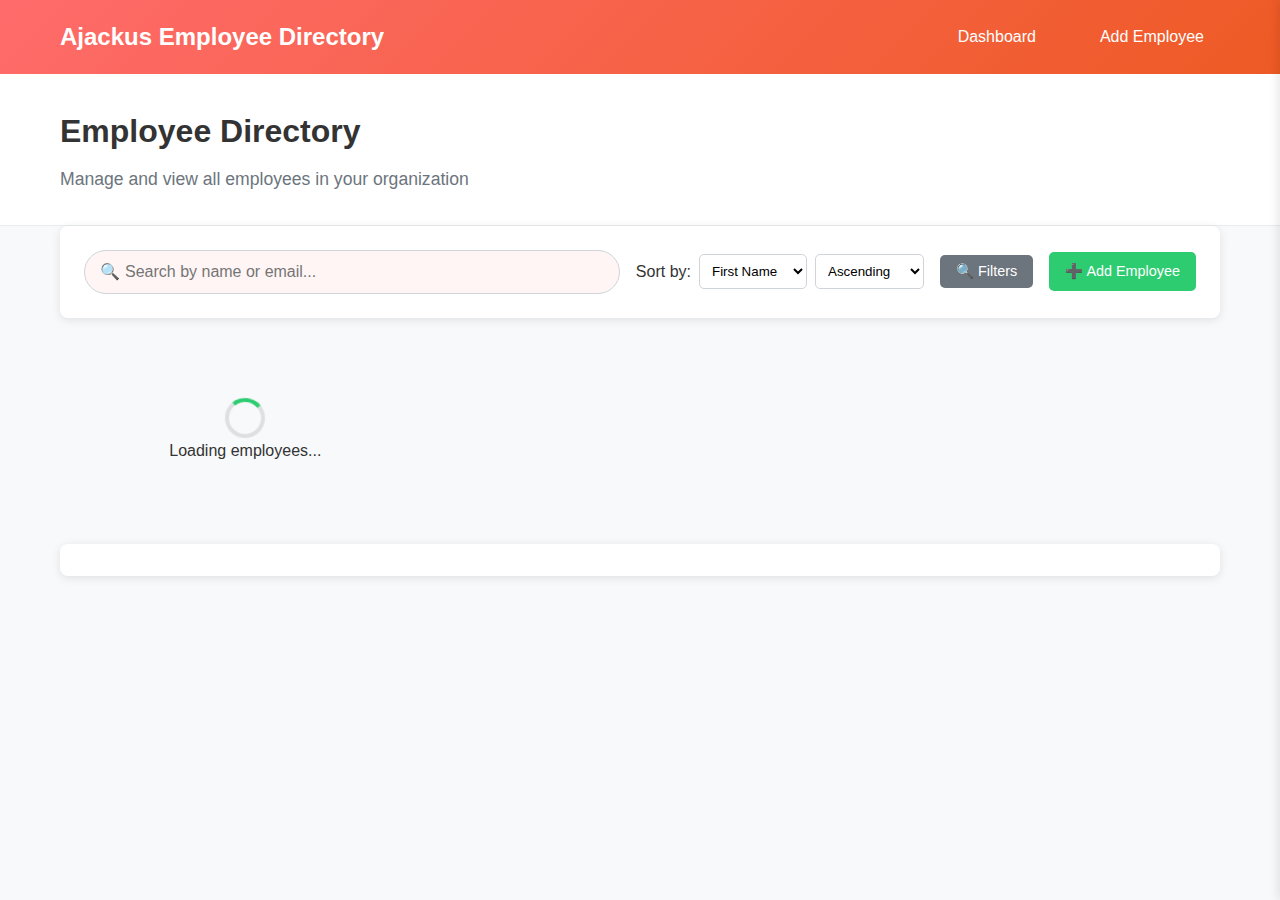
<file: ajackus-employee-directory-main/ajackus-employee-directory-main/index.html>
<!DOCTYPE html>
<html lang="en">
<head>
    <meta charset="UTF-8">
    <meta name="viewport" content="width=device-width, initial-scale=1.0">
    <title>Ajackus Employee Directory</title>
    <meta http-equiv="refresh" content="0; url=dashboard.html">
    <style>
        body {
            font-family: 'Segoe UI', Tahoma, Geneva, Verdana, sans-serif;
            display: flex;
            justify-content: center;
            align-items: center;
            height: 100vh;
            margin: 0;
            background: linear-gradient(135deg, #ff6b6b 0%, #ee5a24 100%);
            color: white;
        }
        .loading {
            text-align: center;
        }
        .spinner {
            border: 4px solid rgba(255,255,255,0.3);
            border-radius: 50%;
            border-top: 4px solid white;
            width: 40px;
            height: 40px;
            animation: spin 1s linear infinite;
            margin: 0 auto 20px;
        }
        @keyframes spin {
            0% { transform: rotate(0deg); }
            100% { transform: rotate(360deg); }
        }
    </style>
</head>
<body>
    <div class="loading">
        <div class="spinner"></div>
        <h2>Redirecting to Employee Directory...</h2>
    </div>
</body>
</html>
</file>
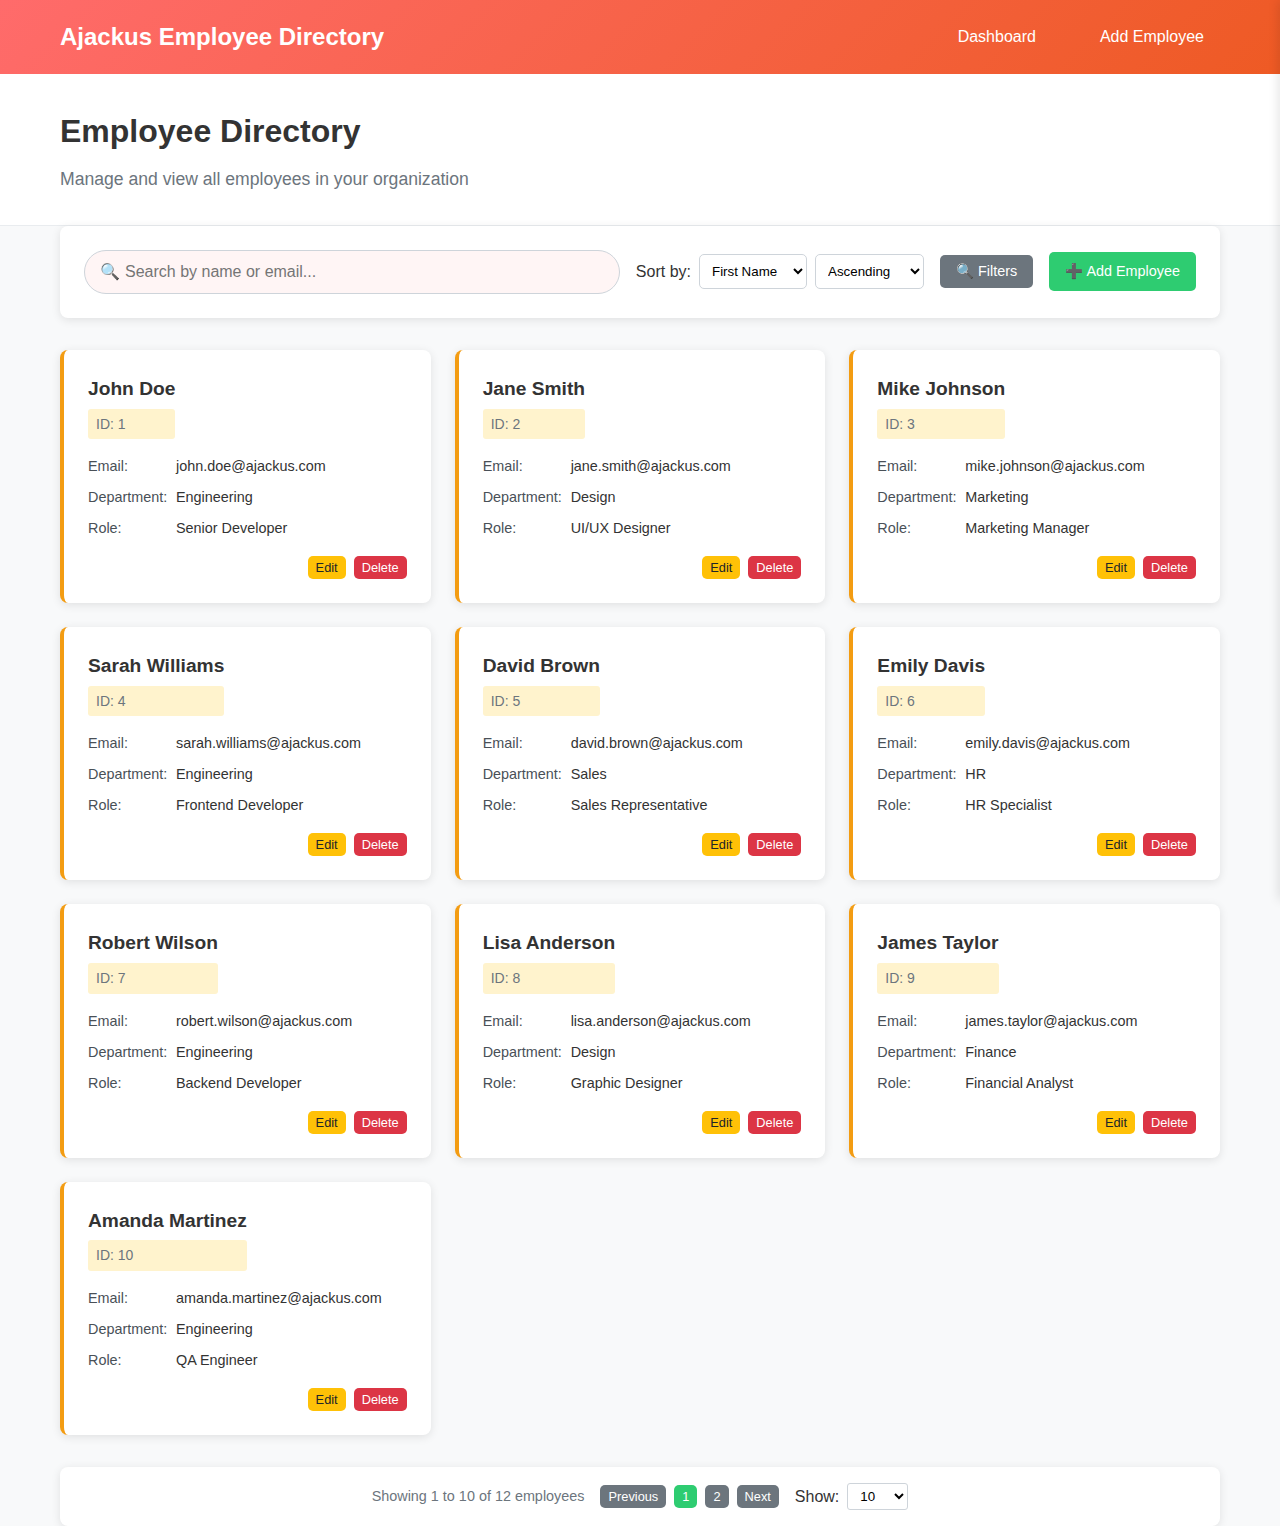
<file: ajackus-employee-directory-main/ajackus-employee-directory-main/dashboard.html>
<!DOCTYPE html>
<html lang="en">
<head>
    <meta charset="UTF-8">
    <meta name="viewport" content="width=device-width, initial-scale=1.0">
    <title>Employee Directory - Dashboard</title>
    <link rel="stylesheet" href="css/style.css">
    <link rel="stylesheet" href="css/dashboard.css">
</head>
<body>
    <!-- Header -->
    <header class="header">
        <div class="container">
            <div class="header-content">
                <div class="logo">Ajackus Employee Directory</div>
                <nav class="nav-links">
                    <a href="dashboard.html" class="active">Dashboard</a>
                    <a href="form.html">Add Employee</a>
                </nav>
            </div>
        </div>
    </header>

    <!-- Main Content -->
    <main>
        <!-- Dashboard Header -->
        <section class="dashboard-header">
            <div class="container">
                <h1 class="dashboard-title">Employee Directory</h1>
                <p class="dashboard-subtitle">Manage and view all employees in your organization</p>
            </div>
        </section>

        <div class="container">
            <!-- Message Container -->
            <div id="messageContainer"></div>

            <!-- Controls Section -->
            <section class="controls-section">
                <div class="controls-row">
                    <!-- Search Box -->
                    <div class="search-box">
                        <input type="text" id="searchInput" placeholder="Search by name or email..." />
                    </div>

                    <!-- Sort Controls -->
                    <div class="sort-controls">
                        <label>Sort by:</label>
                        <select class="sort-select" id="sortBy" onchange="handleSort()">
                            <option value="firstName">First Name</option>
                            <option value="lastName">Last Name</option>
                            <option value="department">Department</option>
                            <option value="role">Role</option>
                        </select>
                        <select class="sort-select" id="sortOrder" onchange="handleSort()">
                            <option value="asc">Ascending</option>
                            <option value="desc">Descending</option>
                        </select>
                    </div>

                    <!-- Filter Button -->
                    <button class="btn btn-secondary" id="filterBtn">
                        🔍 Filters
                    </button>

                    <!-- Add Employee Button -->
                    <a href="form.html" class="btn btn-primary">
                        ➕ Add Employee
                    </a>
                </div>
            </section>

            <!-- Employee List -->
            <section id="employeeContainer" class="employee-container">
                <!-- Employee cards will be rendered here -->
            </section>

            <!-- Pagination -->
            <section id="paginationContainer" class="pagination-container">
                <!-- Pagination controls will be rendered here -->
            </section>
        </div>
    </main>

    <!-- Filter Sidebar -->
    <div class="filter-sidebar" id="filterSidebar">
        <div class="filter-header">
            <h3 class="filter-title">Filter Employees</h3>
            <button class="close-filter" id="closeFilter">&times;</button>
        </div>
        <div class="filter-content">
            <div class="filter-group">
                <label class="filter-label">First Name</label>
                <input type="text" class="filter-select" id="firstNameFilter" placeholder="Enter first name...">
            </div>
            <div class="filter-group">
                <label class="filter-label">Department</label>
                <select class="filter-select" id="departmentFilter">
                    <option value="">All Departments</option>
                    <!-- Department options will be populated by JavaScript -->
                </select>
            </div>
            <div class="filter-group">
                <label class="filter-label">Role</label>
                <select class="filter-select" id="roleFilter">
                    <option value="">All Roles</option>
                    <!-- Role options will be populated by JavaScript -->
                </select>
            </div>
            <div class="filter-buttons">
                <button class="btn btn-primary" id="applyFilters">Apply Filters</button>
                <button class="btn btn-secondary" id="clearFilters">Clear All</button>
            </div>
        </div>
    </div>

    <!-- Scripts -->
    <script src="js/data.js"></script>
    <script src="js/dashboard.js"></script>
</body>
</html>
</file>
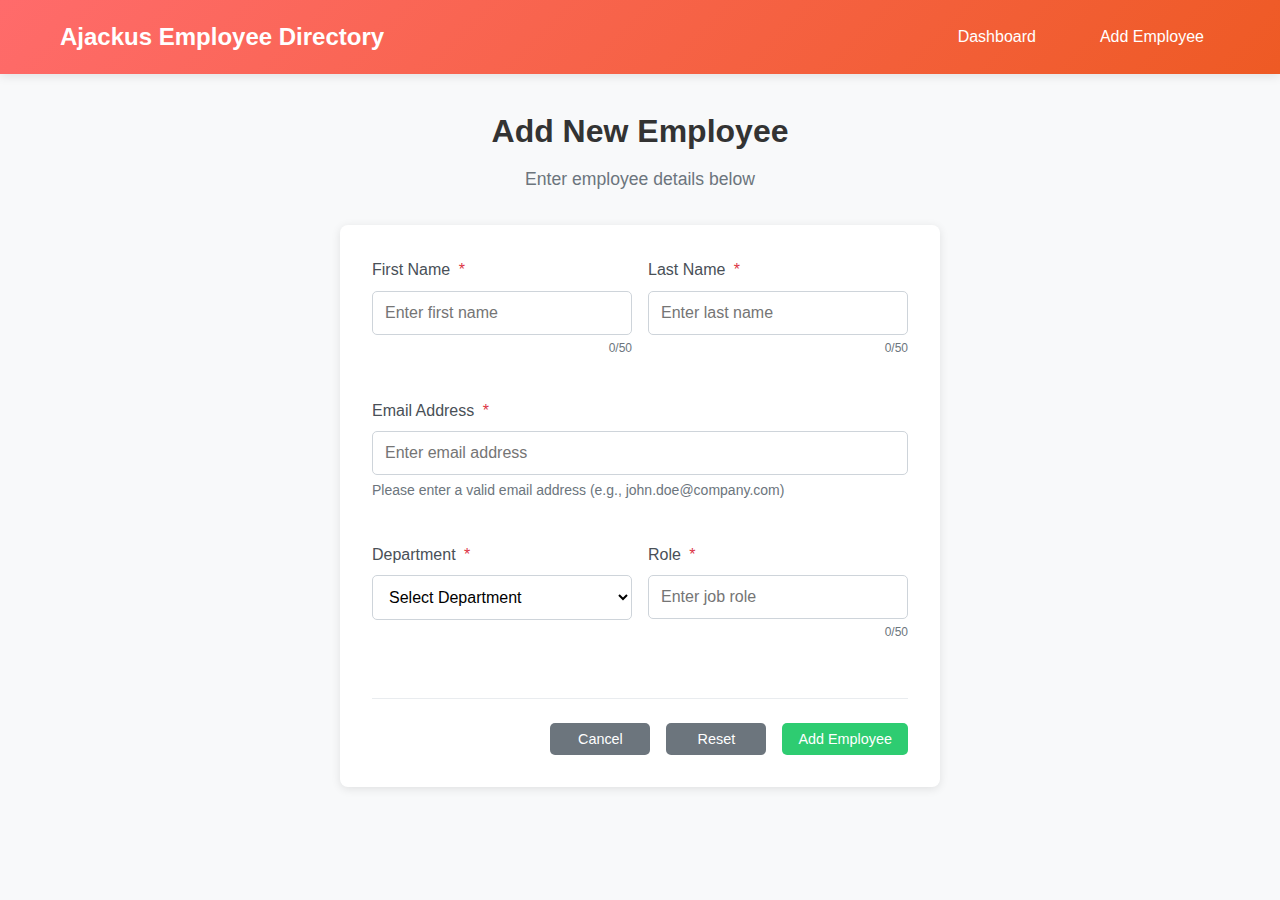
<file: ajackus-employee-directory-main/ajackus-employee-directory-main/form.html>
<!DOCTYPE html>
<html lang="en">
<head>
    <meta charset="UTF-8">
    <meta name="viewport" content="width=device-width, initial-scale=1.0">
    <title>Employee Form - Ajackus</title>
    <link rel="stylesheet" href="css/style.css">
    <link rel="stylesheet" href="css/form.css">
</head>
<body>
    <!-- Header -->
    <header class="header">
        <div class="container">
            <div class="header-content">
                <div class="logo">Ajackus Employee Directory</div>
                <nav class="nav-links">
                    <a href="dashboard.html">Dashboard</a>
                    <a href="form.html" class="active">Add Employee</a>
                </nav>
            </div>
        </div>
    </header>

    <!-- Main Content -->
    <main>
        <div class="container">
            <!-- Form Container -->
            <div class="form-container">
                <!-- Form Header -->
                <div class="form-header">
                    <h1 class="form-title" id="formTitle">Add New Employee</h1>
                    <p class="form-subtitle" id="formSubtitle">Enter employee details below</p>
                </div>

                <!-- Message Container -->
                <div id="messageContainer"></div>

                <!-- Form Card -->
                <div class="form-card">
                    <form id="employeeForm" novalidate>
                        <!-- Name Fields -->
                        <div class="form-row">
                            <div class="form-group">
                                <label for="firstName" class="form-label">
                                    First Name <span class="required">*</span>
                                </label>
                                <input 
                                    type="text" 
                                    id="firstName" 
                                    name="firstName" 
                                    class="form-control" 
                                    placeholder="Enter first name"
                                    maxlength="50"
                                    required
                                />
                                <div class="error-message" id="firstNameError"></div>
                                <div class="char-counter" id="firstNameCounter">0/50</div>
                            </div>

                            <div class="form-group">
                                <label for="lastName" class="form-label">
                                    Last Name <span class="required">*</span>
                                </label>
                                <input 
                                    type="text" 
                                    id="lastName" 
                                    name="lastName" 
                                    class="form-control" 
                                    placeholder="Enter last name"
                                    maxlength="50"
                                    required
                                />
                                <div class="error-message" id="lastNameError"></div>
                                <div class="char-counter" id="lastNameCounter">0/50</div>
                            </div>
                        </div>

                        <!-- Email Field -->
                        <div class="form-row full-width">
                            <div class="form-group">
                                <label for="email" class="form-label">
                                    Email Address <span class="required">*</span>
                                </label>
                                <input 
                                    type="email" 
                                    id="email" 
                                    name="email" 
                                    class="form-control" 
                                    placeholder="Enter email address"
                                    required
                                />
                                <div class="error-message" id="emailError"></div>
                                <div class="field-hint">Please enter a valid email address (e.g., john.doe@company.com)</div>
                            </div>
                        </div>

                        <!-- Department and Role Fields -->
                        <div class="form-row">
                            <div class="form-group">
                                <label for="department" class="form-label">
                                    Department <span class="required">*</span>
                                </label>
                                <select id="department" name="department" class="form-control" required>
                                    <option value="">Select Department</option>
                                    <option value="Engineering">Engineering</option>
                                    <option value="Design">Design</option>
                                    <option value="Marketing">Marketing</option>
                                    <option value="Sales">Sales</option>
                                    <option value="HR">HR</option>
                                    <option value="Finance">Finance</option>
                                    <option value="Operations">Operations</option>
                                    <option value="Product">Product</option>
                                    <option value="Support">Support</option>
                                    <option value="Other">Other</option>
                                </select>
                                <div class="error-message" id="departmentError"></div>
                            </div>

                            <div class="form-group">
                                <label for="role" class="form-label">
                                    Role <span class="required">*</span>
                                </label>
                                <input 
                                    type="text" 
                                    id="role" 
                                    name="role" 
                                    class="form-control" 
                                    placeholder="Enter job role"
                                    maxlength="50"
                                    required
                                />
                                <div class="error-message" id="roleError"></div>
                                <div class="char-counter" id="roleCounter">0/50</div>
                            </div>
                        </div>

                        <!-- Form Actions -->
                        <div class="form-actions">
                            <button type="button" class="btn btn-secondary" id="cancelBtn">
                                Cancel
                            </button>
                            <button type="button" class="btn btn-secondary" onclick="resetForm()">
                                Reset
                            </button>
                            <button type="submit" class="btn btn-primary" id="submitBtn">
                                Add Employee
                            </button>
                        </div>
                    </form>
                </div>
            </div>
        </div>
    </main>

    <!-- Scripts -->
    <script src="js/data.js"></script>
    <script src="js/form.js"></script>
</body>
</html>
</file>
<file: ajackus-employee-directory-main/ajackus-employee-directory-main/css/dashboard.css>
/* Dashboard specific styles */

/* Dashboard header */
.dashboard-header {
    background: white;
    padding: 2rem 0;
    border-bottom: 1px solid #e9ecef;
}

.dashboard-title {
    font-size: 2rem;
    color: #333;
    margin-bottom: 0.5rem;
}

.dashboard-subtitle {
    color: #6c757d;
    font-size: 1.1rem;
}

/* Controls section */
.controls-section {
    background: white;
    padding: 1.5rem;
    border-radius: 8px;
    box-shadow: 0 2px 10px rgba(0,0,0,0.1);
    margin-bottom: 2rem;
}

.controls-row {
    display: flex;
    gap: 1rem;
    align-items: center;
    flex-wrap: wrap;
}

.search-box {
    flex: 1;
    min-width: 250px;
    position: relative;
}

.search-box input {
    width: 100%;
    padding: 0.75rem 1rem 0.75rem 2.5rem;
    border: 1px solid #ced4da;
    border-radius: 25px;
    font-size: 1rem;
    background: #fff5f5;
}

.search-box::before {
    content: "🔍";
    position: absolute;
    left: 1rem;
    top: 50%;
    transform: translateY(-50%);
    color: #6c757d;
}

/* Filter sidebar */
.filter-sidebar {
    position: fixed;
    top: 0;
    right: -350px;
    width: 350px;
    height: 100vh;
    background: white;
    box-shadow: -2px 0 10px rgba(0,0,0,0.1);
    transition: right 0.3s ease;
    z-index: 1000;
    overflow-y: auto;
}

.filter-sidebar.open {
    right: 0;
}

.filter-header {
    padding: 1.5rem;
    border-bottom: 1px solid #e9ecef;
    display: flex;
    justify-content: space-between;
    align-items: center;
}

.filter-title {
    font-size: 1.2rem;
    font-weight: 600;
}

.close-filter {
    background: none;
    border: none;
    font-size: 1.5rem;
    cursor: pointer;
    color: #6c757d;
}

.filter-content {
    padding: 1.5rem;
}

.filter-group {
    margin-bottom: 1.5rem;
}

.filter-label {
    display: block;
    margin-bottom: 0.5rem;
    font-weight: 500;
    color: #495057;
}

.filter-select {
    width: 100%;
    padding: 0.5rem;
    border: 1px solid #ced4da;
    border-radius: 5px;
    background: white;
}

.filter-buttons {
    display: flex;
    gap: 0.5rem;
    margin-top: 1rem;
}

/* Employee grid/list */
.employee-container {
    display: grid;
    grid-template-columns: repeat(auto-fill, minmax(300px, 1fr));
    gap: 1.5rem;
    margin-bottom: 2rem;
}

.employee-card {
    background: white;
    border-radius: 8px;
    box-shadow: 0 2px 10px rgba(0,0,0,0.1);
    padding: 1.5rem;
    transition: transform 0.3s ease, box-shadow 0.3s ease;
    border-left: 4px solid #f39c12;
}

.employee-card:hover {
    transform: translateY(-2px);
    box-shadow: 0 4px 20px rgba(0,0,0,0.15);
}

.employee-header {
    display: flex;
    justify-content: space-between;
    align-items: flex-start;
    margin-bottom: 1rem;
}

.employee-name {
    font-size: 1.2rem;
    font-weight: 600;
    color: #333;
    margin-bottom: 0.25rem;
}

.employee-id {
    font-size: 0.875rem;
    color: #6c757d;
    background: #fff3cd;
    padding: 0.25rem 0.5rem;
    border-radius: 3px;
}

.employee-info {
    margin-bottom: 1rem;
}

.employee-info-item {
    display: flex;
    align-items: center;
    margin-bottom: 0.5rem;
    font-size: 0.9rem;
}

.employee-info-label {
    font-weight: 500;
    color: #495057;
    min-width: 80px;
    margin-right: 0.5rem;
}

.employee-info-value {
    color: #333;
}

.employee-actions {
    display: flex;
    gap: 0.5rem;
    justify-content: flex-end;
}

/* Pagination */
.pagination-container {
    display: flex;
    justify-content: center;
    align-items: center;
    gap: 1rem;
    margin-top: 2rem;
    padding: 1rem;
    background: white;
    border-radius: 8px;
    box-shadow: 0 2px 10px rgba(0,0,0,0.1);
}

.pagination-info {
    color: #6c757d;
    font-size: 0.9rem;
}

.pagination-controls {
    display: flex;
    gap: 0.5rem;
    align-items: center;
}

.page-size-selector {
    display: flex;
    align-items: center;
    gap: 0.5rem;
}

.page-size-selector select {
    padding: 0.25rem 0.5rem;
    border: 1px solid #ced4da;
    border-radius: 3px;
    background: white;
}

/* Sort controls */
.sort-controls {
    display: flex;
    align-items: center;
    gap: 0.5rem;
}

.sort-select {
    padding: 0.5rem;
    border: 1px solid #ced4da;
    border-radius: 5px;
    background: white;
}

/* Empty state */
.empty-state {
    text-align: center;
    padding: 3rem;
    color: #6c757d;
}

.empty-state-icon {
    font-size: 4rem;
    margin-bottom: 1rem;
    opacity: 0.5;
}

/* Loading state */
.loading-state {
    text-align: center;
    padding: 3rem;
}

/* Responsive design */
@media (max-width: 768px) {
    .employee-container {
        grid-template-columns: 1fr;
    }
    
    .controls-row {
        flex-direction: column;
        align-items: stretch;
    }
    
    .search-box {
        min-width: auto;
    }
    
    .filter-sidebar {
        width: 100%;
        right: -100%;
    }
    
    .pagination-container {
        flex-direction: column;
        gap: 0.5rem;
    }
    
    .pagination-controls {
        flex-wrap: wrap;
        justify-content: center;
    }
}

@media (max-width: 480px) {
    .employee-card {
        padding: 1rem;
    }
    
    .employee-header {
        flex-direction: column;
        align-items: flex-start;
        gap: 0.5rem;
    }
    
    .employee-actions {
        width: 100%;
        justify-content: stretch;
    }
    
    .employee-actions .btn {
        flex: 1;
    }
}
</file>
<file: ajackus-employee-directory-main/ajackus-employee-directory-main/css/form.css>
/* Form specific styles */

/* Form container */
.form-container {
    max-width: 600px;
    margin: 0 auto;
    padding: 2rem 0;
}

.form-header {
    text-align: center;
    margin-bottom: 2rem;
}

.form-title {
    font-size: 2rem;
    color: #333;
    margin-bottom: 0.5rem;
}

.form-subtitle {
    color: #6c757d;
    font-size: 1.1rem;
}

/* Form card */
.form-card {
    background: white;
    border-radius: 8px;
    box-shadow: 0 2px 10px rgba(0,0,0,0.1);
    padding: 2rem;
}

/* Form layout */
.form-row {
    display: grid;
    grid-template-columns: 1fr 1fr;
    gap: 1rem;
    margin-bottom: 1rem;
}

.form-row.full-width {
    grid-template-columns: 1fr;
}

/* Form groups */
.form-group {
    margin-bottom: 1.5rem;
}

.form-group label {
    display: block;
    margin-bottom: 0.5rem;
    font-weight: 500;
    color: #495057;
}

.form-group input,
.form-group select,
.form-group textarea {
    width: 100%;
    padding: 0.75rem;
    border: 1px solid #ced4da;
    border-radius: 5px;
    font-size: 1rem;
    transition: border-color 0.3s ease, box-shadow 0.3s ease;
    background: white;
}

.form-group input:focus,
.form-group select:focus,
.form-group textarea:focus {
    outline: none;
    border-color: #2ecc71;
    box-shadow: 0 0 0 0.2rem rgba(46,204,113,0.25);
}

.form-group input.error,
.form-group select.error,
.form-group textarea.error {
    border-color: #dc3545;
}

.form-group input.error:focus,
.form-group select.error:focus,
.form-group textarea.error:focus {
    box-shadow: 0 0 0 0.2rem rgba(220,53,69,0.25);
}

/* Error messages */
.error-message {
    color: #dc3545;
    font-size: 0.875rem;
    margin-top: 0.25rem;
    display: none;
    animation: fadeIn 0.3s ease;
}

.error-message.show {
    display: block;
}

@keyframes fadeIn {
    from { opacity: 0; transform: translateY(-10px); }
    to { opacity: 1; transform: translateY(0); }
}

/* Form actions */
.form-actions {
    display: flex;
    gap: 1rem;
    justify-content: flex-end;
    margin-top: 2rem;
    padding-top: 1.5rem;
    border-top: 1px solid #e9ecef;
}

.form-actions .btn {
    min-width: 100px;
}

/* Required field indicator */
.required {
    color: #dc3545;
    margin-left: 0.25rem;
}

/* Form validation states */
.form-group.valid input,
.form-group.valid select,
.form-group.valid textarea {
    border-color: #2ecc71;
}

.form-group.valid input:focus,
.form-group.valid select:focus,
.form-group.valid textarea:focus {
    box-shadow: 0 0 0 0.2px solid #2ecc71;
}

/* Success message */
.success-message {
    background: #d1ecf1;
    color: #0c5460;
    border: 1px solid #bee5eb;
    border-radius: 5px;
    padding: 1rem;
    margin-bottom: 1rem;
    display: none;
    animation: slideIn 0.3s ease;
}

.success-message.show {
    display: block;
}

@keyframes slideIn {
    from { opacity: 0; transform: translateY(-20px); }
    to { opacity: 1; transform: translateY(0); }
}

/* Loading state for form submission */
.form-loading {
    position: relative;
    pointer-events: none;
}

.form-loading::after {
    content: '';
    position: absolute;
    top: 0;
    left: 0;
    right: 0;
    bottom: 0;
    background: rgba(255,255,255,0.8);
    display: flex;
    align-items: center;
    justify-content: center;
    border-radius: 8px;
}

.form-loading::before {
    content: '';
    position: absolute;
    top: 50%;
    left: 50%;
    transform: translate(-50%, -50%);
    width: 30px;
    height: 30px;
    border: 3px solid #f3f3f3;
    border-top: 3px solid #2ecc71;
    border-radius: 50%;
    animation: spin 1s linear infinite;
    z-index: 1;
}

/* Form field hints */
.field-hint {
    font-size: 0.875rem;
    color: #6c757d;
    margin-top: 0.25rem;
}

/* Character counter */
.char-counter {
    font-size: 0.75rem;
    color: #6c757d;
    text-align: right;
    margin-top: 0.25rem;
}

.char-counter.warning {
    color: #f39c12;
}

.char-counter.danger {
    color: #dc3545;
}

/* Responsive design */
@media (max-width: 768px) {
    .form-container {
        padding: 1rem;
    }
    
    .form-card {
        padding: 1.5rem;
    }
    
    .form-row {
        grid-template-columns: 1fr;
        gap: 0;
    }
    
    .form-actions {
        flex-direction: column;
    }
    
    .form-actions .btn {
        width: 100%;
    }
}

@media (max-width: 480px) {
    .form-card {
        padding: 1rem;
    }
    
    .form-title {
        font-size: 1.5rem;
    }
    
    .form-subtitle {
        font-size: 1rem;
    }
}
</file>
<file: ajackus-employee-directory-main/ajackus-employee-directory-main/css/style.css>
/* ==========================================================================
   RESET AND BASE STYLES
   ========================================================================== */

/* Reset all elements to a consistent starting point */
/* This removes default browser styling so we can control everything ourselves */
* {
    margin: 0;
    padding: 0;
    box-sizing: border-box;
}

body {
    font-family: 'Segoe UI', Tahoma, Geneva, Verdana, sans-serif;
    line-height: 1.6;
    color: #333;
    background-color: #f8f9fa;
}

/* Container */
.container {
    max-width: 1200px;
    margin: 0 auto;
    padding: 0 20px;
}

/* ==========================================================================
   HEADER STYLES
   ========================================================================== */

/* Main header with warm gradient background */
/* This creates the top navigation bar that appears on every page */
.header {
    background: linear-gradient(135deg, #ff6b6b 0%, #ee5a24 100%);
    color: white;
    padding: 1rem 0;
    box-shadow: 0 2px 10px rgba(0,0,0,0.1);
}

.header-content {
    display: flex;
    justify-content: space-between;
    align-items: center;
}

.logo {
    font-size: 1.5rem;
    font-weight: bold;
}

.nav-links {
    display: flex;
    gap: 2rem;
}

.nav-links a {
    color: white;
    text-decoration: none;
    padding: 0.5rem 1rem;
    border-radius: 5px;
    transition: background-color 0.3s ease;
}

.nav-links a:hover {
    background-color: rgba(255,255,255,0.1);
}

/* ==========================================================================
   BUTTON STYLES
   ========================================================================== */

/* Base button styles that all buttons inherit */
/* This creates consistent button appearance across the application */
.btn {
    display: inline-block;
    padding: 0.5rem 1rem;
    border: none;
    border-radius: 5px;
    cursor: pointer;
    text-decoration: none;
    font-size: 0.9rem;
    transition: all 0.3s ease;
    text-align: center;
}

.btn-primary {
    background-color: #2ecc71;
    color: white;
}

.btn-primary:hover {
    background-color: #27ae60;
}

.btn-secondary {
    background-color: #6c757d;
    color: white;
}

.btn-secondary:hover {
    background-color: #545b62;
}

.btn-success {
    background-color: #3498db;
    color: white;
}

.btn-success:hover {
    background-color: #2980b9;
}

.btn-danger {
    background-color: #dc3545;
    color: white;
}

.btn-danger:hover {
    background-color: #c82333;
}

.btn-warning {
    background-color: #ffc107;
    color: #212529;
}

.btn-warning:hover {
    background-color: #e0a800;
}

.btn-sm {
    padding: 0.25rem 0.5rem;
    font-size: 0.8rem;
}

/* Cards */
.card {
    background: white;
    border-radius: 8px;
    box-shadow: 0 2px 10px rgba(0,0,0,0.1);
    padding: 1.5rem;
    margin-bottom: 1rem;
    transition: transform 0.3s ease, box-shadow 0.3s ease;
}

.card:hover {
    transform: translateY(-2px);
    box-shadow: 0 4px 20px rgba(0,0,0,0.15);
}

/* Forms */
.form-group {
    margin-bottom: 1rem;
}

.form-label {
    display: block;
    margin-bottom: 0.5rem;
    font-weight: 500;
    color: #495057;
}

.form-control {
    width: 100%;
    padding: 0.75rem;
    border: 1px solid #ced4da;
    border-radius: 5px;
    font-size: 1rem;
    transition: border-color 0.3s ease, box-shadow 0.3s ease;
}

.form-control:focus {
    outline: none;
    border-color: #2ecc71;
    box-shadow: 0 0 0 0.2rem rgba(46,204,113,0.25);
}

.form-control.error {
    border-color: #dc3545;
}

.error-message {
    color: #dc3545;
    font-size: 0.875rem;
    margin-top: 0.25rem;
    display: none;
}

.error-message.show {
    display: block;
}

/* Alerts */
.alert {
    padding: 1rem;
    border-radius: 5px;
    margin-bottom: 1rem;
    border: 1px solid transparent;
}

.alert-success {
    color: #155724;
    background-color: #d1ecf1;
    border-color: #bee5eb;
}

.alert-danger {
    color: #721c24;
    background-color: #f8d7da;
    border-color: #f5c6cb;
}

.alert-warning {
    color: #856404;
    background-color: #fff3cd;
    border-color: #ffeaa7;
}

/* Utilities */
.text-center {
    text-align: center;
}

.text-right {
    text-align: right;
}

.mb-1 { margin-bottom: 0.25rem; }
.mb-2 { margin-bottom: 0.5rem; }
.mb-3 { margin-bottom: 1rem; }
.mb-4 { margin-bottom: 1.5rem; }

.mt-1 { margin-top: 0.25rem; }
.mt-2 { margin-top: 0.5rem; }
.mt-3 { margin-top: 1rem; }
.mt-4 { margin-top: 1.5rem; }

.d-flex {
    display: flex;
}

.justify-between {
    justify-content: space-between;
}

.align-center {
    align-items: center;
}

.gap-1 { gap: 0.25rem; }
.gap-2 { gap: 0.5rem; }
.gap-3 { gap: 1rem; }

/* Loading spinner */
.spinner {
    border: 4px solid rgba(0,0,0,0.1);
    border-radius: 50%;
    border-top: 4px solid #2ecc71;
    width: 40px;
    height: 40px;
    animation: spin 1s linear infinite;
    margin: 0 auto;
}

@keyframes spin {
    0% { transform: rotate(0deg); }
    100% { transform: rotate(360deg); }
}

/* Responsive design */
@media (max-width: 768px) {
    .container {
        padding: 0 15px;
    }
    
    .header-content {
        flex-direction: column;
        gap: 1rem;
    }
    
    .nav-links {
        gap: 1rem;
    }
    
    .d-flex {
        flex-direction: column;
    }
    
    .justify-between {
        justify-content: flex-start;
    }
}

@media (max-width: 480px) {
    .card {
        padding: 1rem;
    }
    
    .btn {
        width: 100%;
        margin-bottom: 0.5rem;
    }
}
</file>
